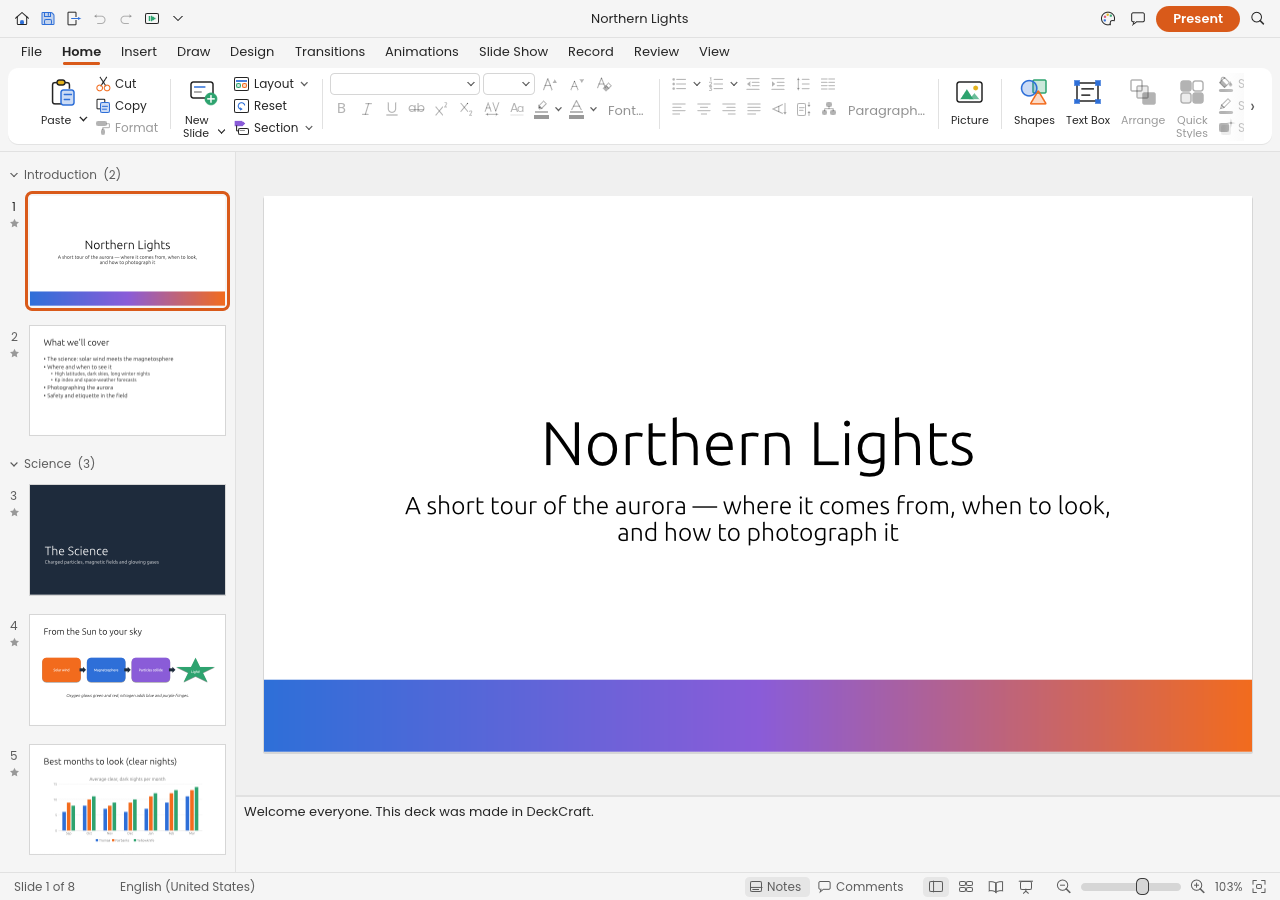
<file: deckcraft/index.html>
<!DOCTYPE html>
<html lang="en">
<head><script>(function(){var f=window.fetch,P={"deckcraft-web-52fe3a4a2f4a2dc8_bg.wasm": 2};window.fetch=function(u){var s=typeof u==="string"?u:(u&&u.url)||"",n=s.split("?")[0].split("/").pop();if(P[n]){return Promise.all(Array.from({length:P[n]},function(_,i){return f(s.replace(n,n+".part"+i)).then(function(r){if(!r.ok)throw new Error("HTTP "+r.status);return r.arrayBuffer();});})).then(function(b){return new Response(new Blob(b),{headers:{"content-type":"application/wasm"}});});}return f.apply(this,arguments);};})();</script>
  <meta charset="utf-8">
  <meta name="viewport" content="width=device-width, initial-scale=1, user-scalable=no">
  <title>Presentation</title>
  
<script type="module">
import init, * as bindings from './deckcraft-web-6b80181f201e0190.js';
const wasm = await init({ module_or_path: './deckcraft-web-52fe3a4a2f4a2dc8_bg.wasm' });


window.wasmBindings = bindings;


dispatchEvent(new CustomEvent("TrunkApplicationStarted", {detail: {wasm}}));

</script>
  <link rel="icon" href="./deckcraft-b8fcbb36ecec0385.ico" integrity="sha384-p+vOsZVOu4zkEhYVpSBm/6gR6LMTZ+hPcuNrzPZ3ScI+zYSqFol3f6oI0WWAjzjB"/>
  <style>
    html, body { margin: 0; padding: 0; width: 100%; height: 100%; overflow: hidden; background: #262626; }
    #deckcraft_canvas { position: absolute; inset: 0; width: 100%; height: 100%; display: block; }
    #deckcraft_loading { position: absolute; inset: 0; display: flex; flex-direction: column; align-items: center; justify-content: center;
      color: #b8b8b8; font: 14px system-ui, sans-serif; pointer-events: none; }
  </style>
<link rel="modulepreload" href="./deckcraft-web-6b80181f201e0190.js" crossorigin="anonymous" integrity="sha384-CpqgdygkRhib809v9Zjj6iHDklPOjJnbPrlgwEQH0Bp5STVscYOz2RGysawr2p8x"><link rel="modulepreload" href="./snippets/eframe-d31a8450ea12dfc1/inline0.js" crossorigin="anonymous" integrity="sha384-uPZQ72BwgZ4v7Km6+UIFbkDDlt7ShGEsAVEHVN/+wZSGFhItJZB83iKMFQXauTSs"></head>
<body>
  <canvas id="deckcraft_canvas"></canvas>
  <div id="deckcraft_loading">Loading&hellip;</div>
</body>
</html>
</file>
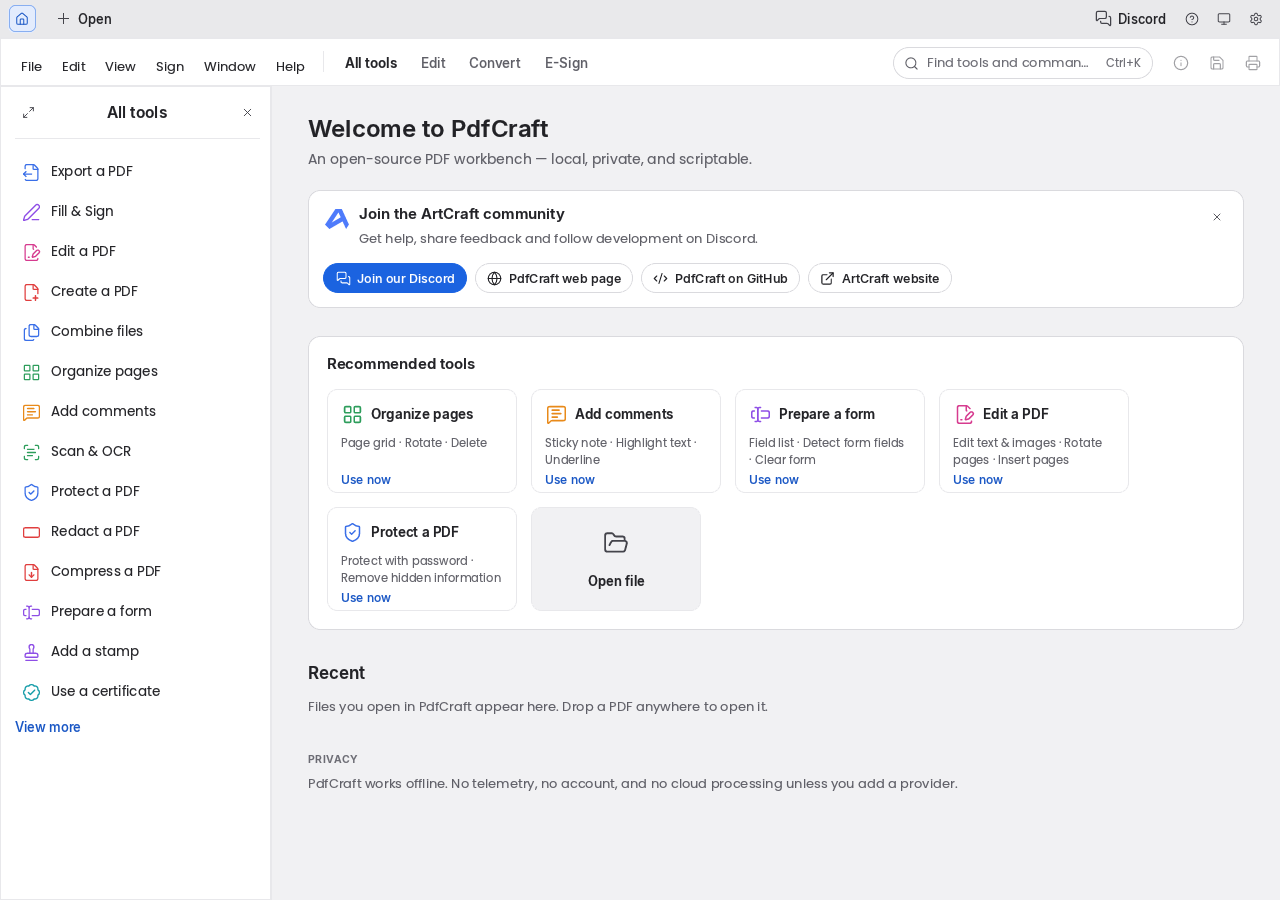
<file: pdfcraft/index.html>
<!doctype html>
<html lang="en">
  <head><script>(function(){var f=window.fetch,P={"pdfcraft-web-bdb399e81682eda2_bg.wasm": 2};window.fetch=function(u){var s=typeof u==="string"?u:(u&&u.url)||"",n=s.split("?")[0].split("/").pop();if(P[n]){return Promise.all(Array.from({length:P[n]},function(_,i){return f(s.replace(n,n+".part"+i)).then(function(r){if(!r.ok)throw new Error("HTTP "+r.status);return r.arrayBuffer();});})).then(function(b){return new Response(new Blob(b),{headers:{"content-type":"application/wasm"}});});}return f.apply(this,arguments);};})();</script>
    <meta charset="utf-8" />
    <meta name="viewport" content="width=device-width, initial-scale=1" />
    <title>PdfCraft</title>
    
<script type="module">
import init, * as bindings from './pdfcraft-web-2ce5c28437f2fac4.js';
const wasm = await init({ module_or_path: './pdfcraft-web-bdb399e81682eda2_bg.wasm' });


window.wasmBindings = bindings;


dispatchEvent(new CustomEvent("TrunkApplicationStarted", {detail: {wasm}}));

</script>
    <style>
      html, body { margin: 0; height: 100%; overflow: hidden; background: #f1f1f3; }
      canvas { width: 100%; height: 100%; display: block; outline: none; }
      @media (prefers-color-scheme: dark) { html, body { background: #19191c; } }
    </style>
  <link rel="modulepreload" href="./pdfcraft-web-2ce5c28437f2fac4.js" crossorigin="anonymous" integrity="sha384-lKgNc0QpNzGcaV6lD7U7NUlYSN5DAqnC7Qm+WMlDHUzClpOWu6/O/QclRcCNVOnJ"><link rel="modulepreload" href="./snippets/eframe-d31a8450ea12dfc1/inline0.js" crossorigin="anonymous" integrity="sha384-uPZQ72BwgZ4v7Km6+UIFbkDDlt7ShGEsAVEHVN/+wZSGFhItJZB83iKMFQXauTSs"></head>
  <body>
    <canvas id="pdfcraft"></canvas>
  </body>
</html>
</file>
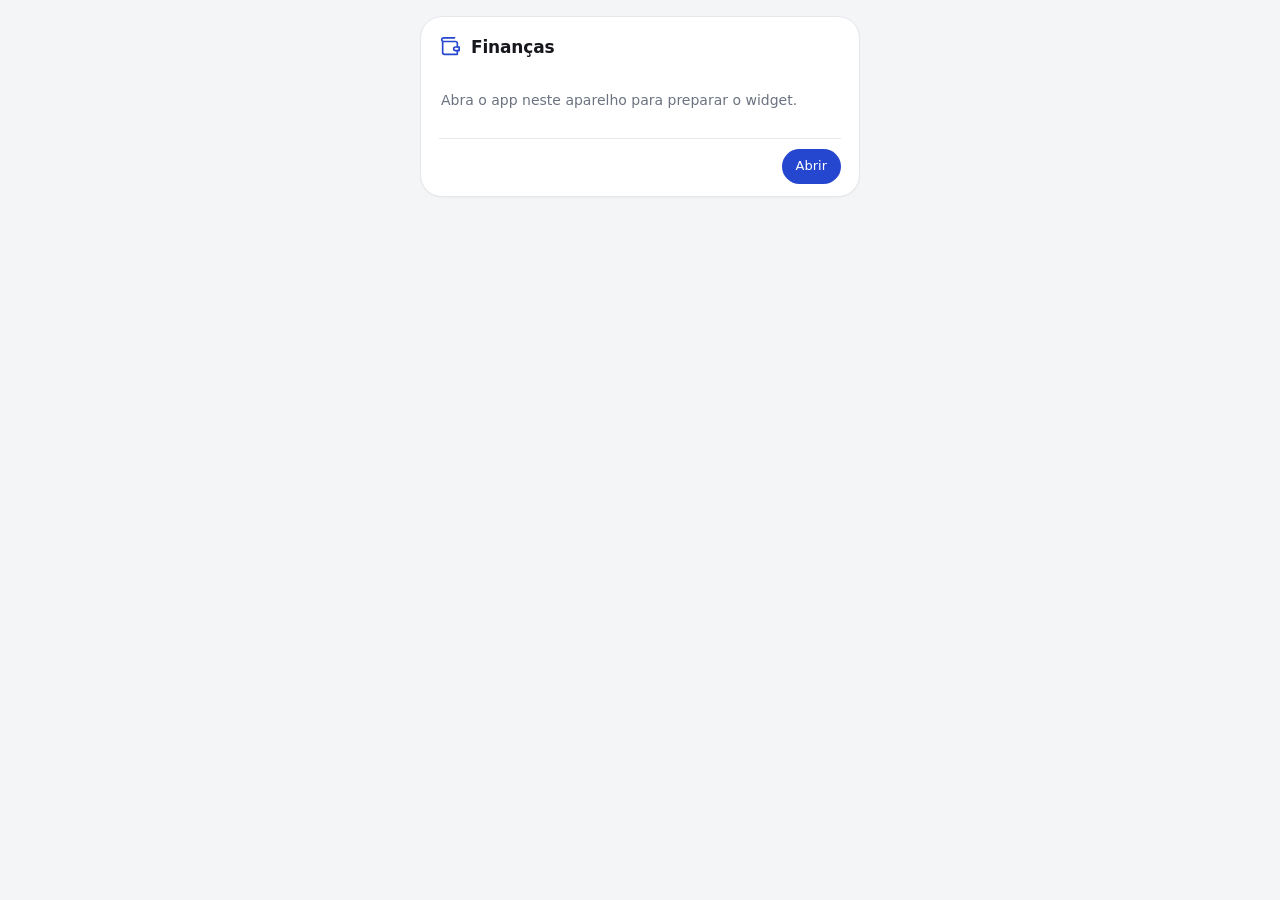
<file: w/fin/index.html>
<!DOCTYPE html>
<html lang="pt-BR">
<head>
<meta charset="utf-8">
<meta name="viewport" content="width=device-width, initial-scale=1, viewport-fit=cover">
<meta name="theme-color" content="#16181D">
<meta name="apple-mobile-web-app-capable" content="yes">
<meta name="apple-mobile-web-app-title" content="Finanças">
<link rel="manifest" href="manifest.webmanifest">
<link rel="icon" href="../../icons/w-fin-192.png">
<link rel="apple-touch-icon" href="../../icons/w-fin-192.png">
<link rel="stylesheet" href="../widget.css">
<title>Finanças · Rotina</title>
</head>
<body data-f="fin">
<main class="w" id="w"></main>
<script src="../widget.js"></script>
</body>
</html>
</file>
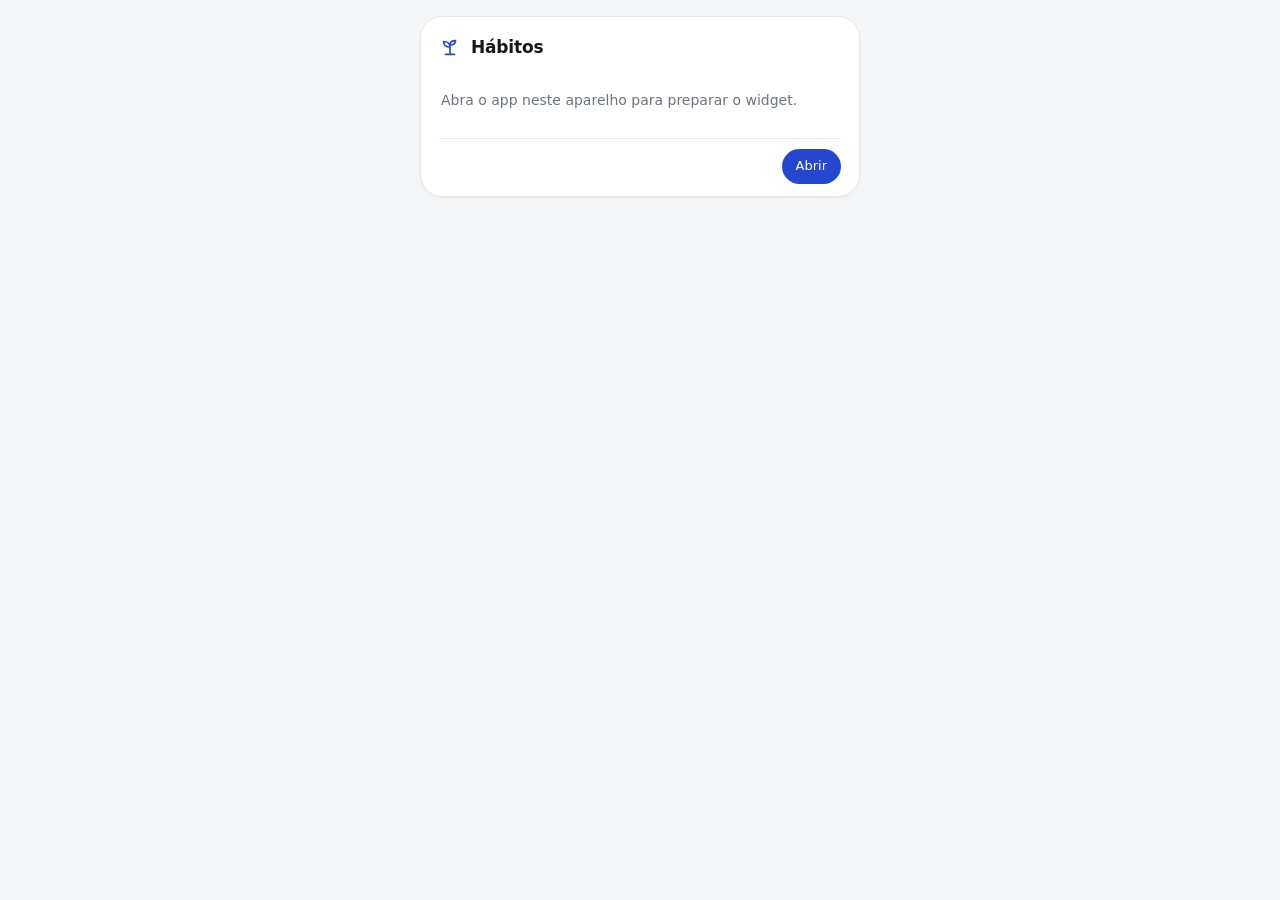
<file: w/habitos/index.html>
<!DOCTYPE html>
<html lang="pt-BR">
<head>
<meta charset="utf-8">
<meta name="viewport" content="width=device-width, initial-scale=1, viewport-fit=cover">
<meta name="theme-color" content="#16181D">
<meta name="apple-mobile-web-app-capable" content="yes">
<meta name="apple-mobile-web-app-title" content="Hábitos">
<link rel="manifest" href="manifest.webmanifest">
<link rel="icon" href="../../icons/w-habitos-192.png">
<link rel="apple-touch-icon" href="../../icons/w-habitos-192.png">
<link rel="stylesheet" href="../widget.css">
<title>Hábitos · Rotina</title>
</head>
<body data-f="habitos">
<main class="w" id="w"></main>
<script src="../widget.js"></script>
</body>
</html>
</file>
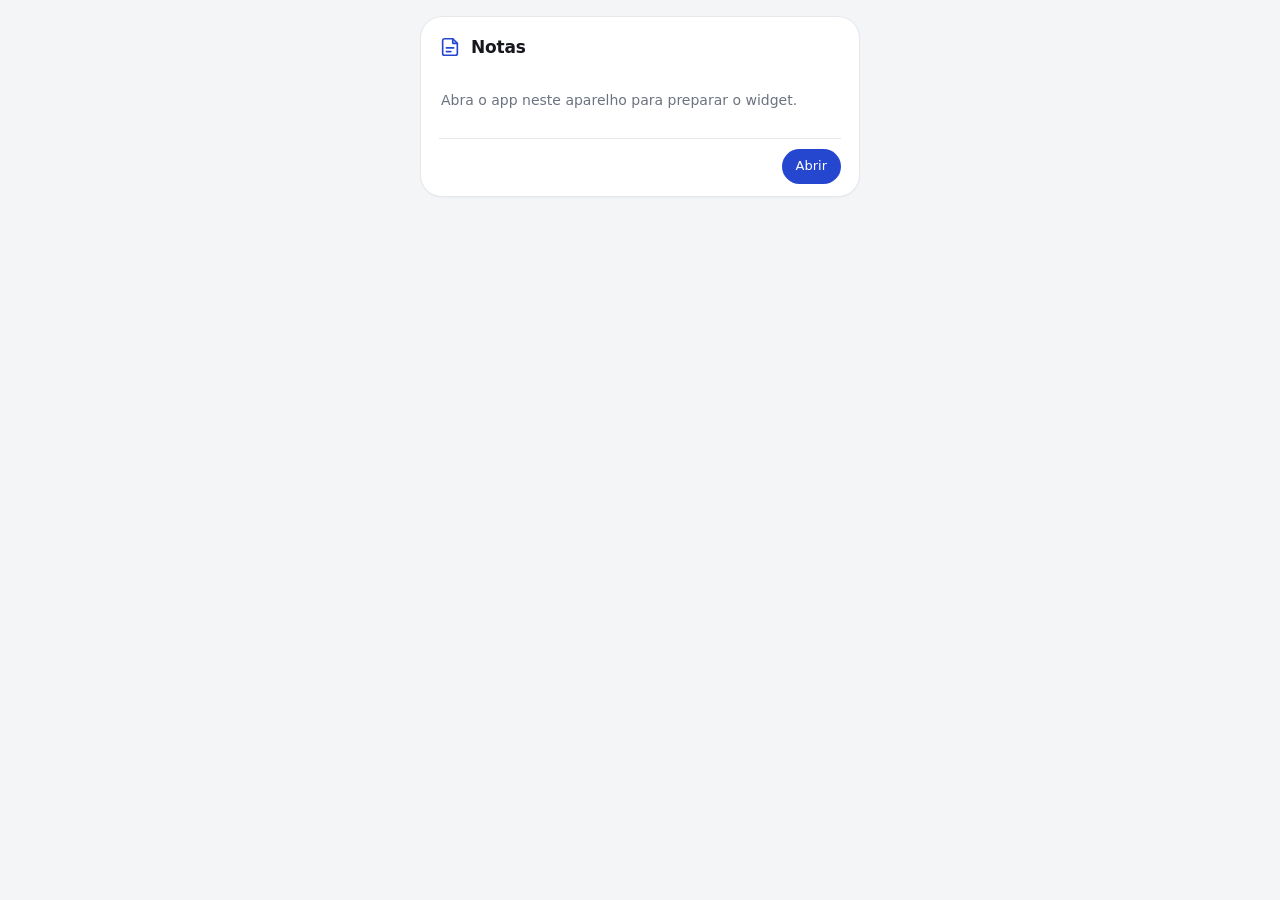
<file: w/notas/index.html>
<!DOCTYPE html>
<html lang="pt-BR">
<head>
<meta charset="utf-8">
<meta name="viewport" content="width=device-width, initial-scale=1, viewport-fit=cover">
<meta name="theme-color" content="#16181D">
<meta name="apple-mobile-web-app-capable" content="yes">
<meta name="apple-mobile-web-app-title" content="Notas">
<link rel="manifest" href="manifest.webmanifest">
<link rel="icon" href="../../icons/w-notas-192.png">
<link rel="apple-touch-icon" href="../../icons/w-notas-192.png">
<link rel="stylesheet" href="../widget.css">
<title>Notas · Rotina</title>
</head>
<body data-f="notas">
<main class="w" id="w"></main>
<script src="../widget.js"></script>
</body>
</html>
</file>
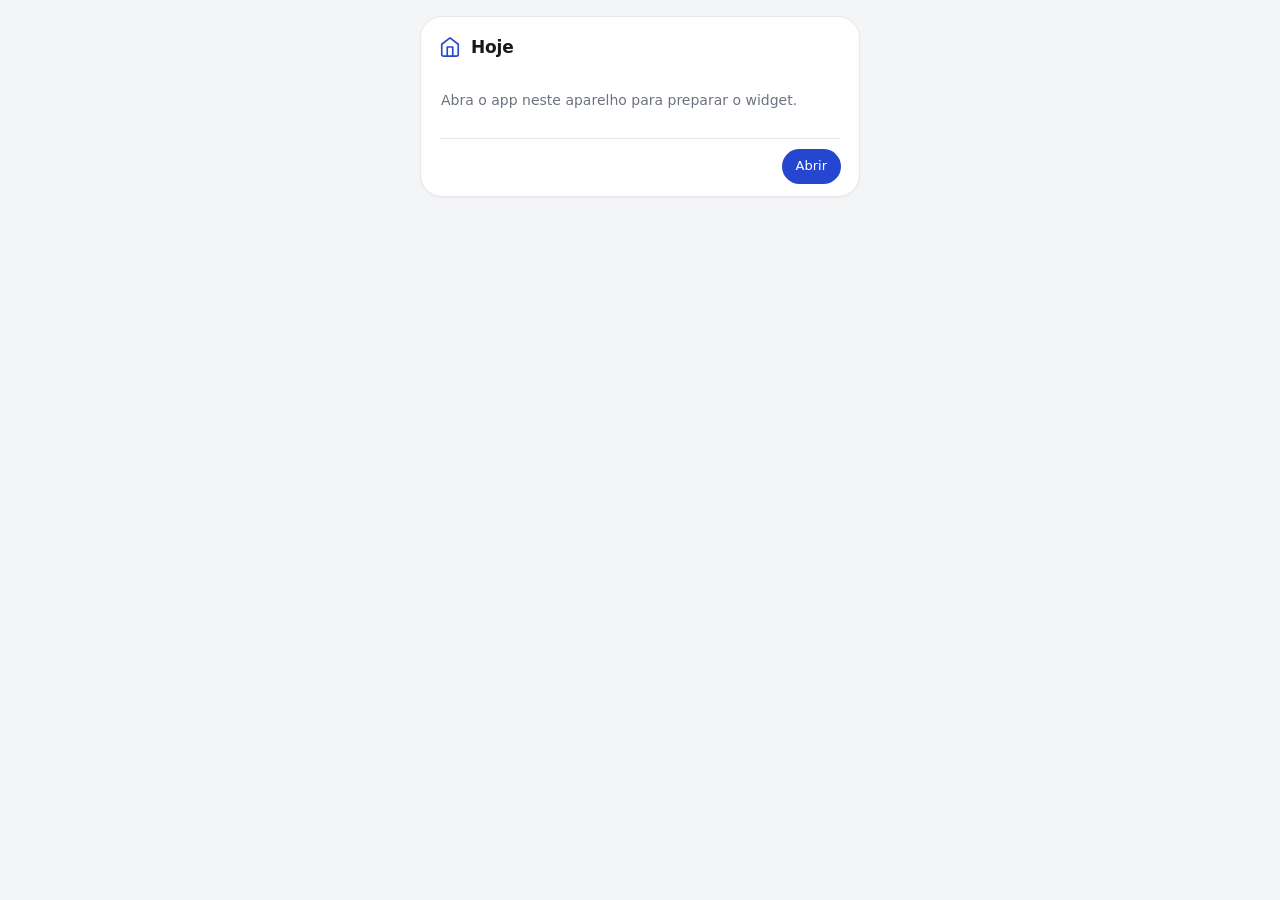
<file: w/painel/index.html>
<!DOCTYPE html>
<html lang="pt-BR">
<head>
<meta charset="utf-8">
<meta name="viewport" content="width=device-width, initial-scale=1, viewport-fit=cover">
<meta name="theme-color" content="#16181D">
<meta name="apple-mobile-web-app-capable" content="yes">
<meta name="apple-mobile-web-app-title" content="Hoje">
<link rel="manifest" href="manifest.webmanifest">
<link rel="icon" href="../../icons/w-painel-192.png">
<link rel="apple-touch-icon" href="../../icons/w-painel-192.png">
<link rel="stylesheet" href="../widget.css">
<title>Hoje · Rotina</title>
</head>
<body data-f="painel">
<main class="w" id="w"></main>
<script src="../widget.js"></script>
</body>
</html>
</file>
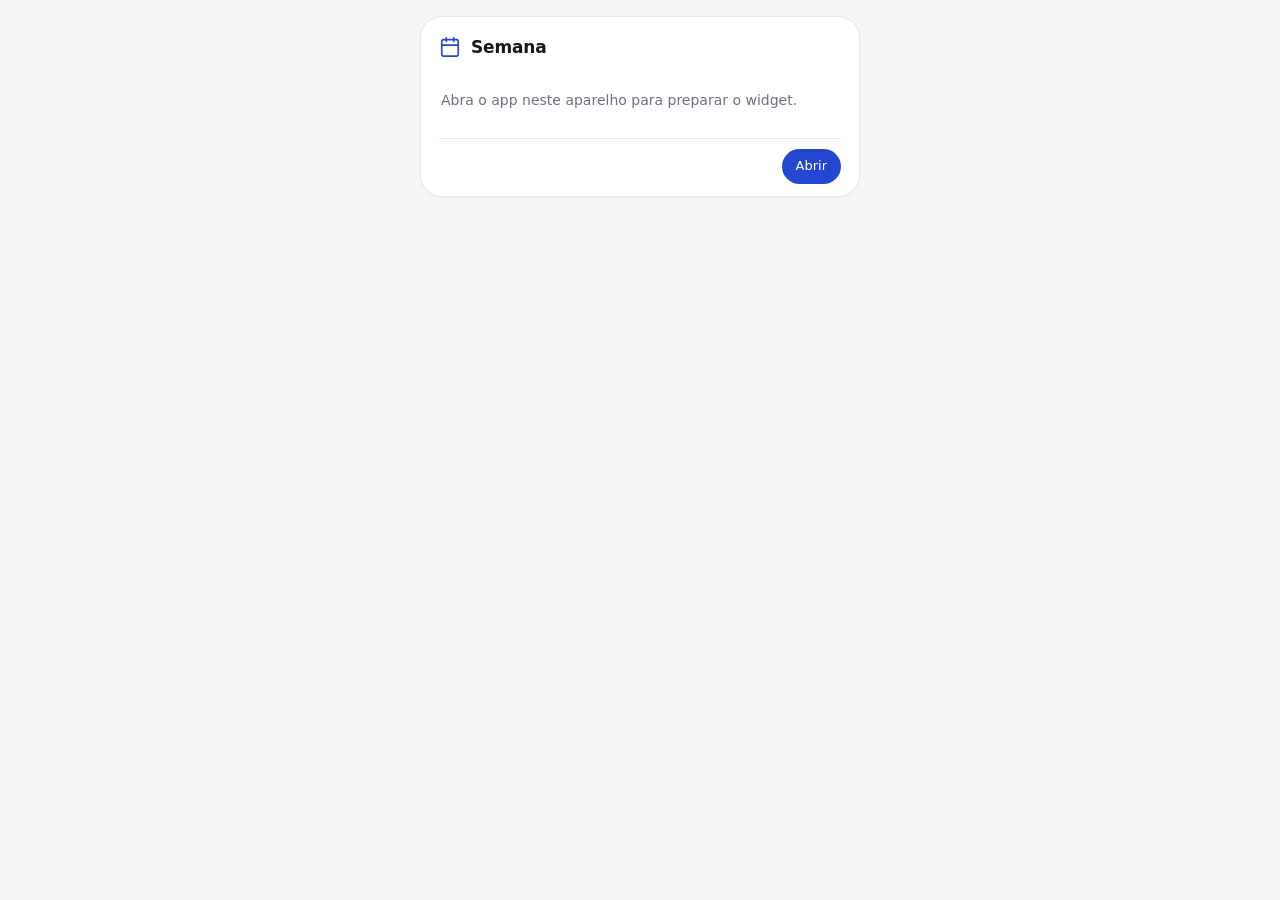
<file: w/semana/index.html>
<!DOCTYPE html>
<html lang="pt-BR">
<head>
<meta charset="utf-8">
<meta name="viewport" content="width=device-width, initial-scale=1, viewport-fit=cover">
<meta name="theme-color" content="#16181D">
<meta name="apple-mobile-web-app-capable" content="yes">
<meta name="apple-mobile-web-app-title" content="Semana">
<link rel="manifest" href="manifest.webmanifest">
<link rel="icon" href="../../icons/w-semana-192.png">
<link rel="apple-touch-icon" href="../../icons/w-semana-192.png">
<link rel="stylesheet" href="../widget.css">
<title>Semana · Rotina</title>
</head>
<body data-f="semana">
<main class="w" id="w"></main>
<script src="../widget.js"></script>
</body>
</html>
</file>
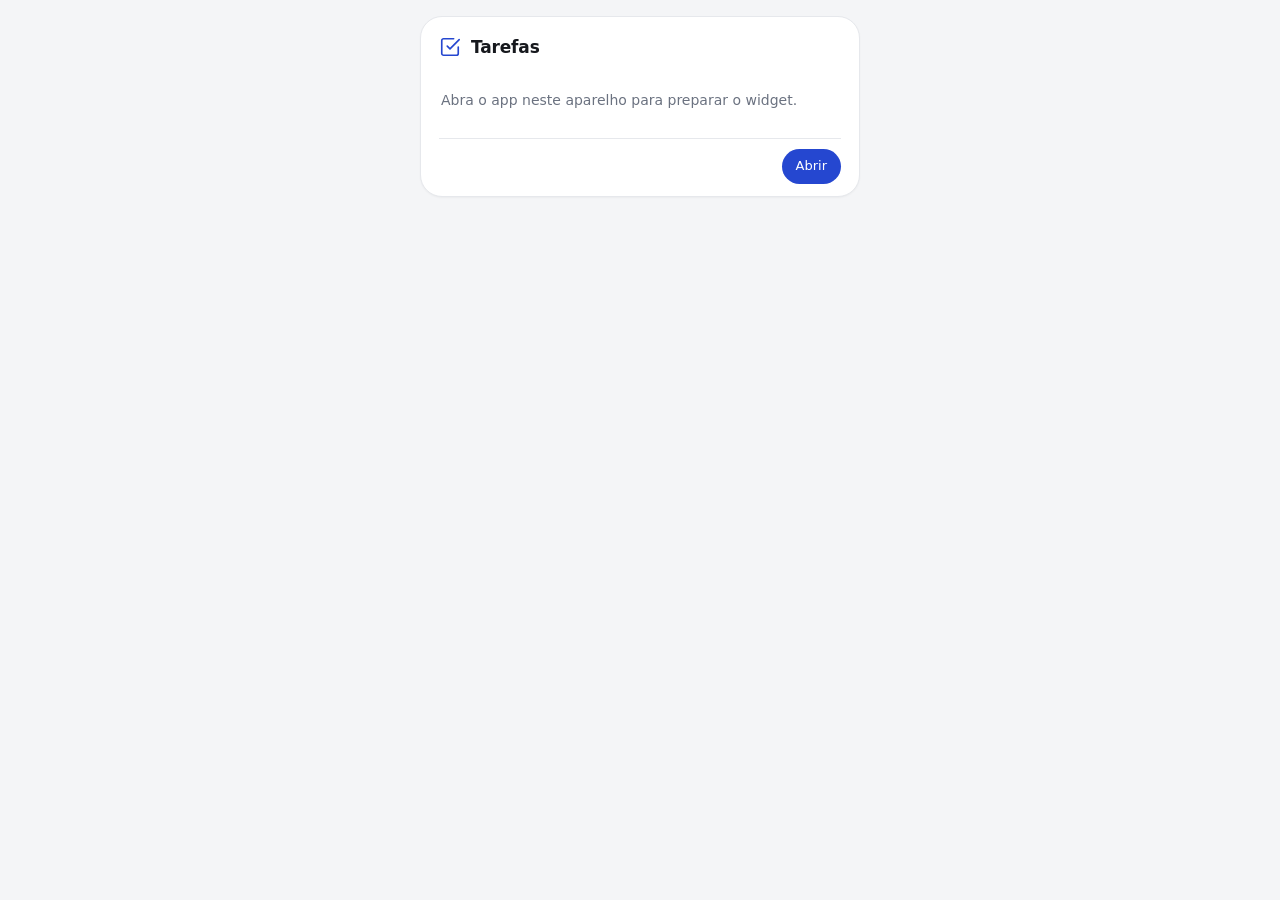
<file: w/tarefas/index.html>
<!DOCTYPE html>
<html lang="pt-BR">
<head>
<meta charset="utf-8">
<meta name="viewport" content="width=device-width, initial-scale=1, viewport-fit=cover">
<meta name="theme-color" content="#16181D">
<meta name="apple-mobile-web-app-capable" content="yes">
<meta name="apple-mobile-web-app-title" content="Tarefas">
<link rel="manifest" href="manifest.webmanifest">
<link rel="icon" href="../../icons/w-tarefas-192.png">
<link rel="apple-touch-icon" href="../../icons/w-tarefas-192.png">
<link rel="stylesheet" href="../widget.css">
<title>Tarefas · Rotina</title>
</head>
<body data-f="tarefas">
<main class="w" id="w"></main>
<script src="../widget.js"></script>
</body>
</html>
</file>
<file: w/widget.css>
/* Widgets da Rotina: um cartão por frente, minimalista, uma informação por linha */
:root{--bg:#F4F5F7;--card:#FFFFFF;--tx:#16181D;--mut:#6B7280;--line:#E6E8EC;--acc:#2547D0;--ok:#1E8F58;color-scheme:light dark}
@media (prefers-color-scheme:dark){:root{--bg:#0F1115;--card:#16181D;--tx:#ECEEF2;--mut:#9AA1AE;--line:#262A33;--acc:#7C98FF;--ok:#4CC38A}}
*{box-sizing:border-box;margin:0}
html,body{background:var(--bg);color:var(--tx);font:15px/1.45 Poppins,system-ui,-apple-system,"Segoe UI",sans-serif;-webkit-font-smoothing:antialiased}
body{min-height:100vh;min-height:100dvh;display:flex;align-items:flex-start;justify-content:center;padding:max(16px,env(safe-area-inset-top)) 16px max(16px,env(safe-area-inset-bottom))}
.w{width:100%;max-width:440px;background:var(--card);border:1px solid var(--line);border-radius:22px;padding:18px 18px 12px;box-shadow:0 1px 2px rgba(0,0,0,.04)}
.wh{display:flex;align-items:center;gap:10px;margin-bottom:12px}
.wh svg{color:var(--acc);flex:none}
.wh h1{font-size:17px;font-weight:600;letter-spacing:-.01em}
.wh .sub{margin-left:auto;font-size:12px;color:var(--mut)}
.bar{height:4px;border-radius:4px;background:var(--line);overflow:hidden;margin:-4px 0 12px}
.bar i{display:block;height:100%;background:var(--acc);border-radius:4px}
ul{list-style:none;padding:0}
li{display:flex;align-items:center;gap:12px;padding:11px 2px;border-top:1px solid var(--line);min-height:46px}
li:first-child{border-top:0}
li .t{flex:1;min-width:0;white-space:nowrap;overflow:hidden;text-overflow:ellipsis}
li .m{font-size:12.5px;color:var(--mut);flex:none;font-variant-numeric:tabular-nums}
li .dot{width:8px;height:8px;border-radius:50%;flex:none;background:var(--acc)}
li.done .t{color:var(--mut);text-decoration:line-through}
li.day{min-height:0;padding:12px 2px 4px;border-top:0;font-size:11.5px;font-weight:600;letter-spacing:.06em;text-transform:uppercase;color:var(--mut)}
button.ck{width:26px;height:26px;border-radius:50%;border:1.6px solid var(--mut);background:none;flex:none;display:grid;place-items:center;color:transparent;cursor:pointer;padding:0}
button.ck.on{background:var(--ok);border-color:var(--ok);color:#fff}
.empty{padding:18px 2px;color:var(--mut);font-size:14px}
.ft{display:flex;align-items:center;gap:8px;margin-top:10px;padding-top:10px;border-top:1px solid var(--line)}
.ft small{color:var(--mut);font-size:11.5px}
.ft a,.ft button{margin-left:auto;display:inline-flex;align-items:center;gap:6px;background:var(--acc);color:#fff;text-decoration:none;border:0;border-radius:999px;padding:8px 14px;font:inherit;font-size:13px;font-weight:500;cursor:pointer}
.ft button.ghost{background:none;color:var(--acc);margin-left:0;padding:8px 6px}
a.row{color:inherit;text-decoration:none;display:contents}
</file>
